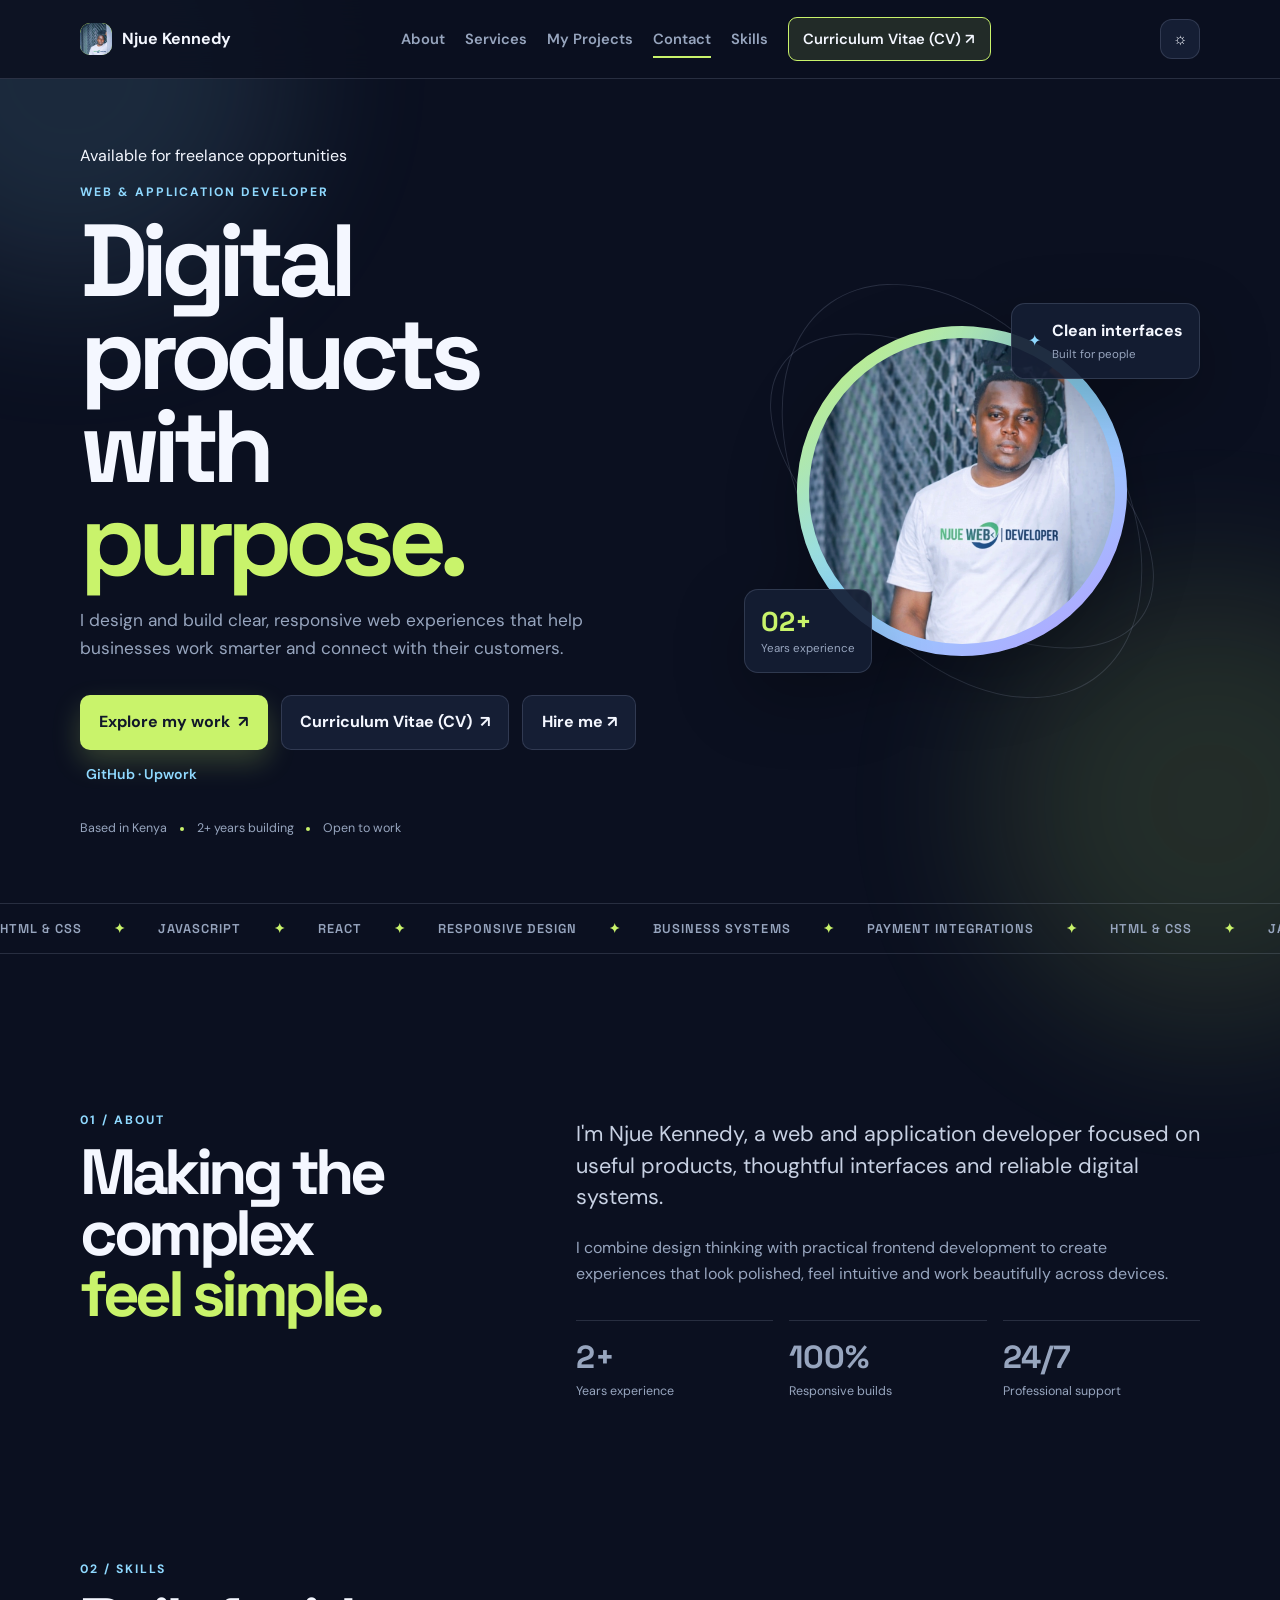
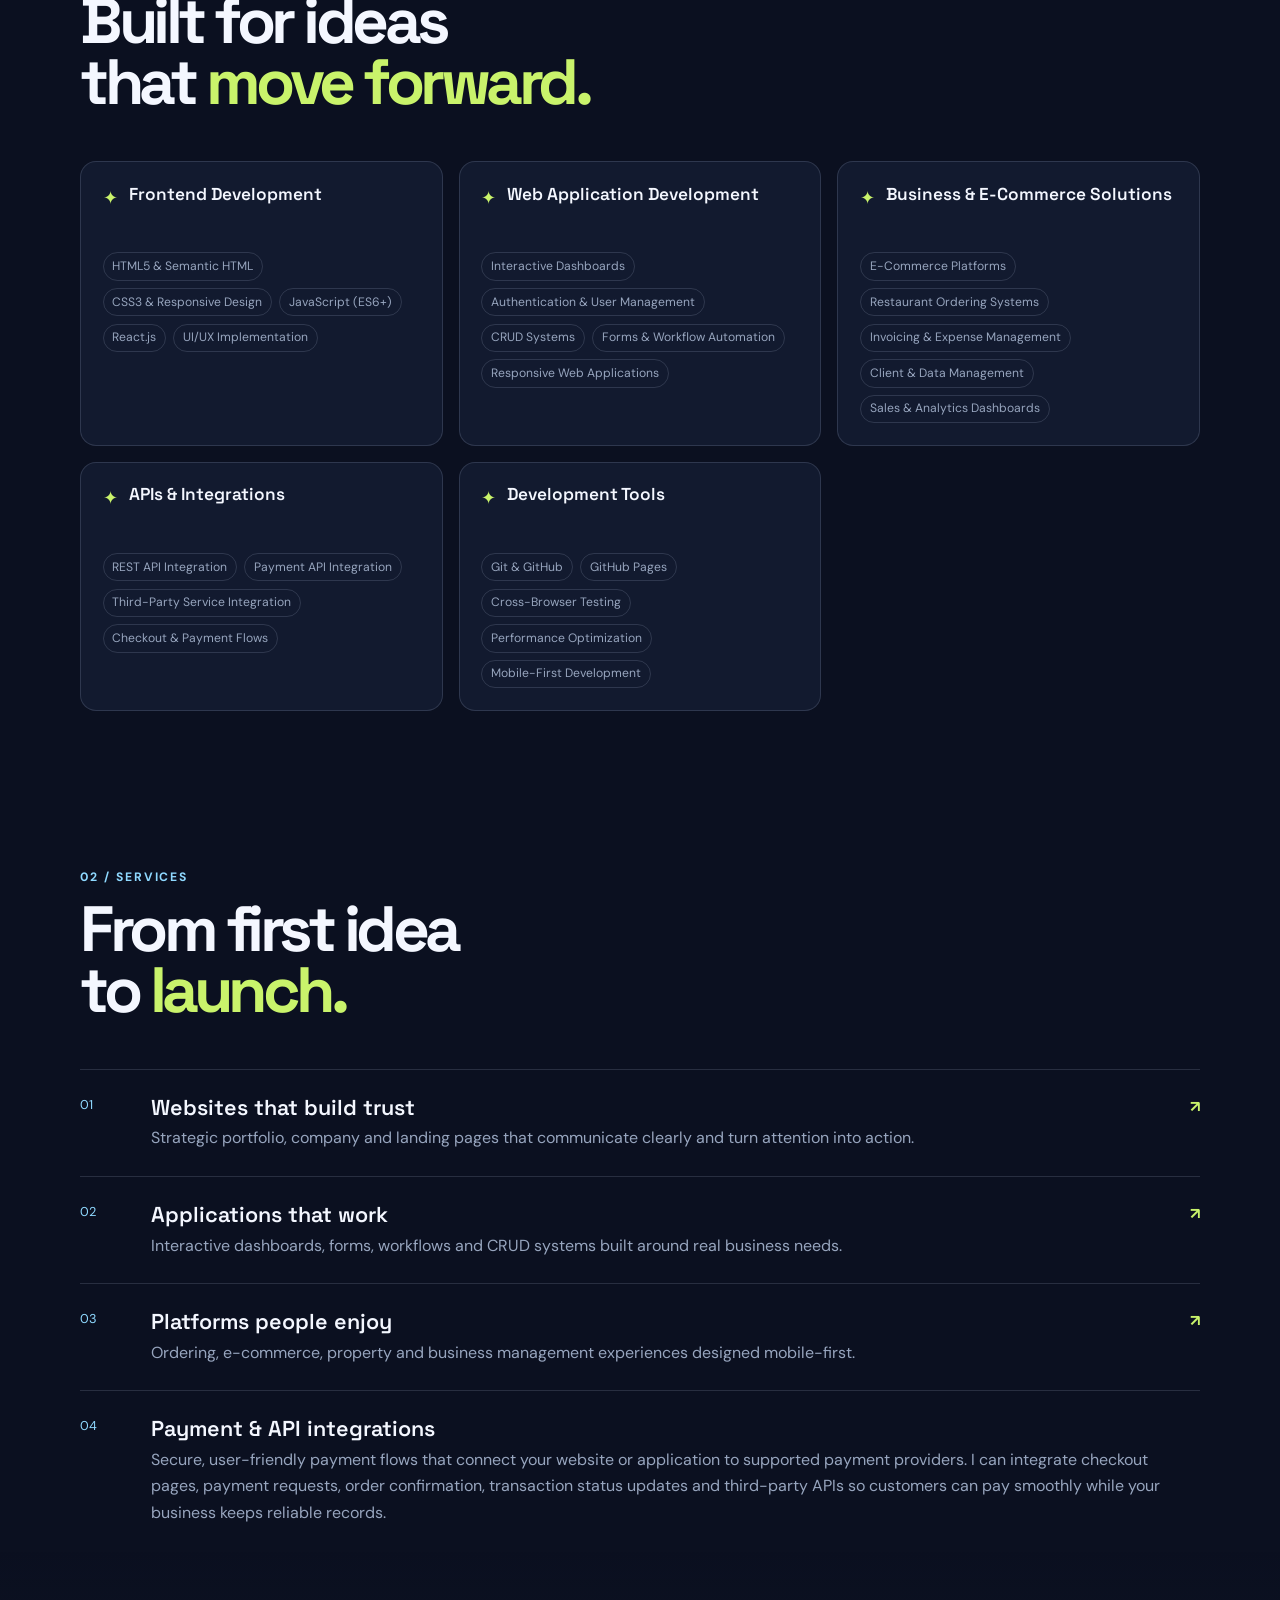
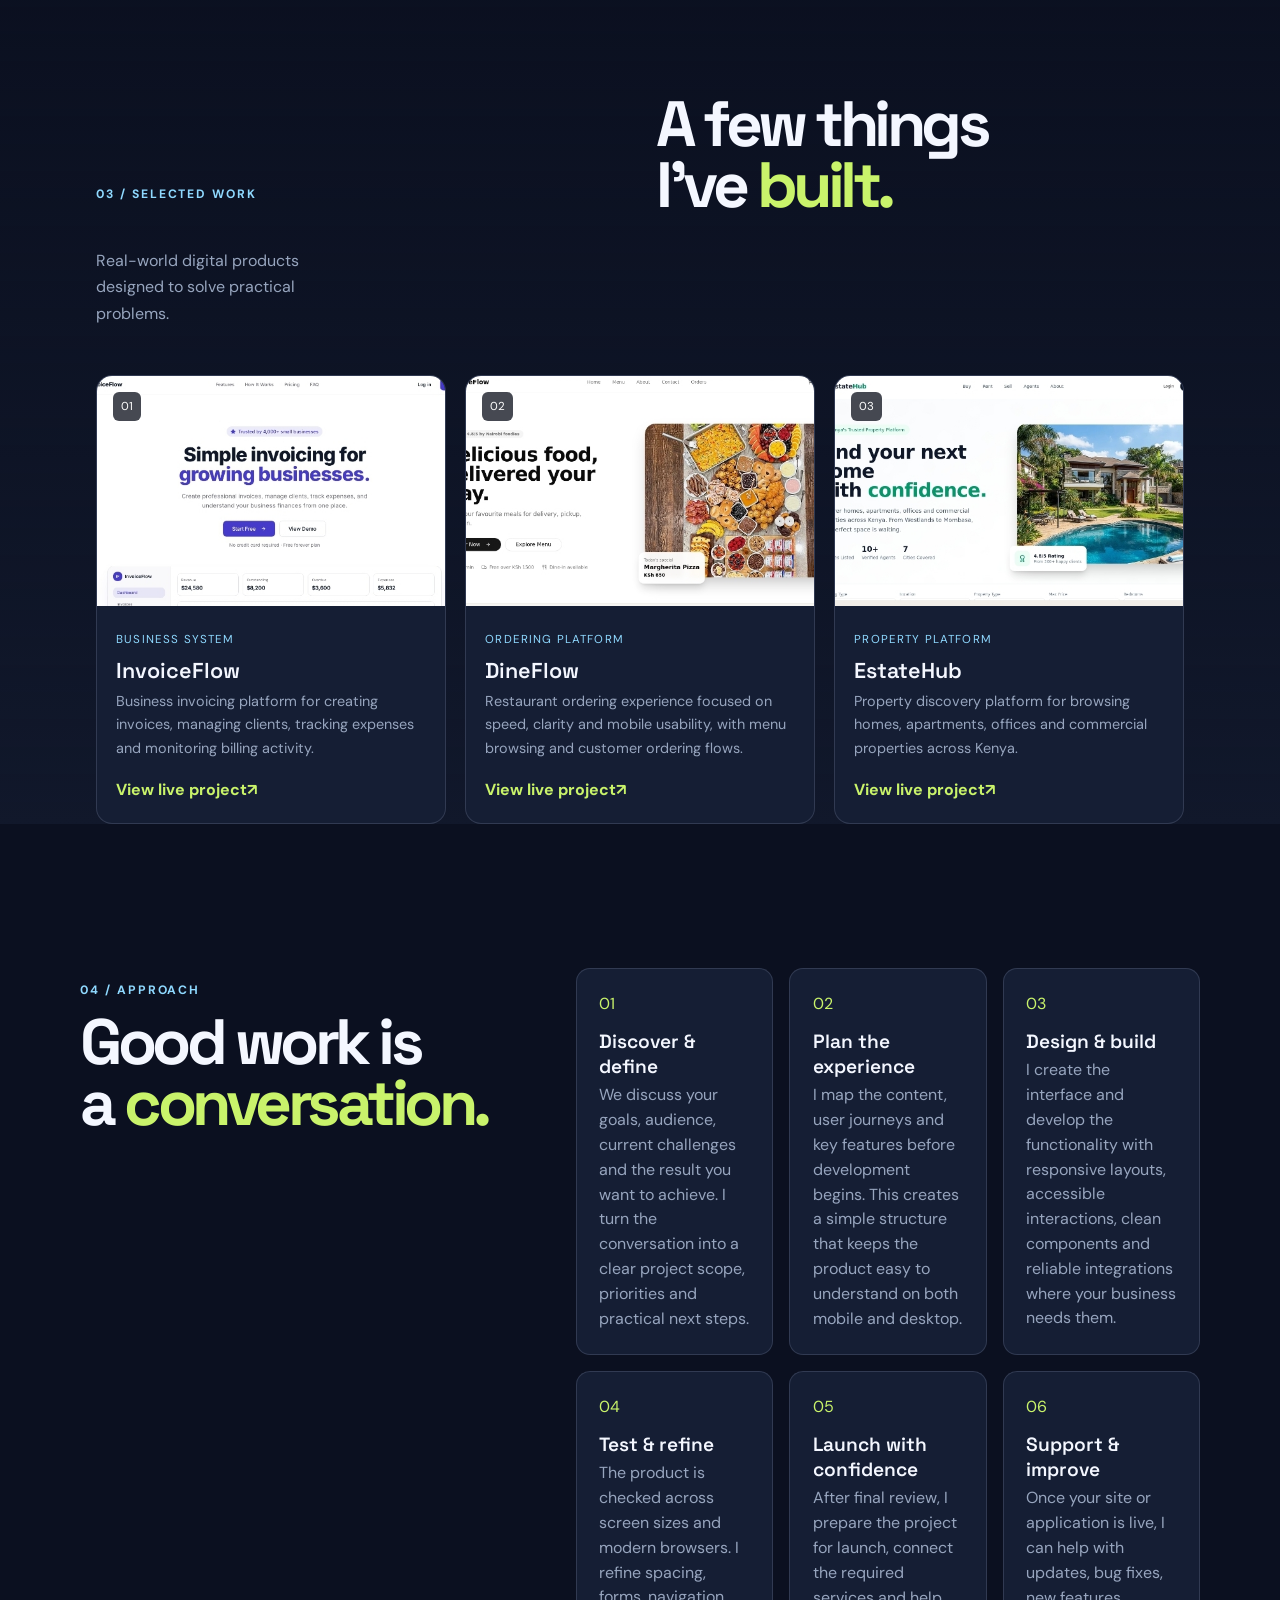
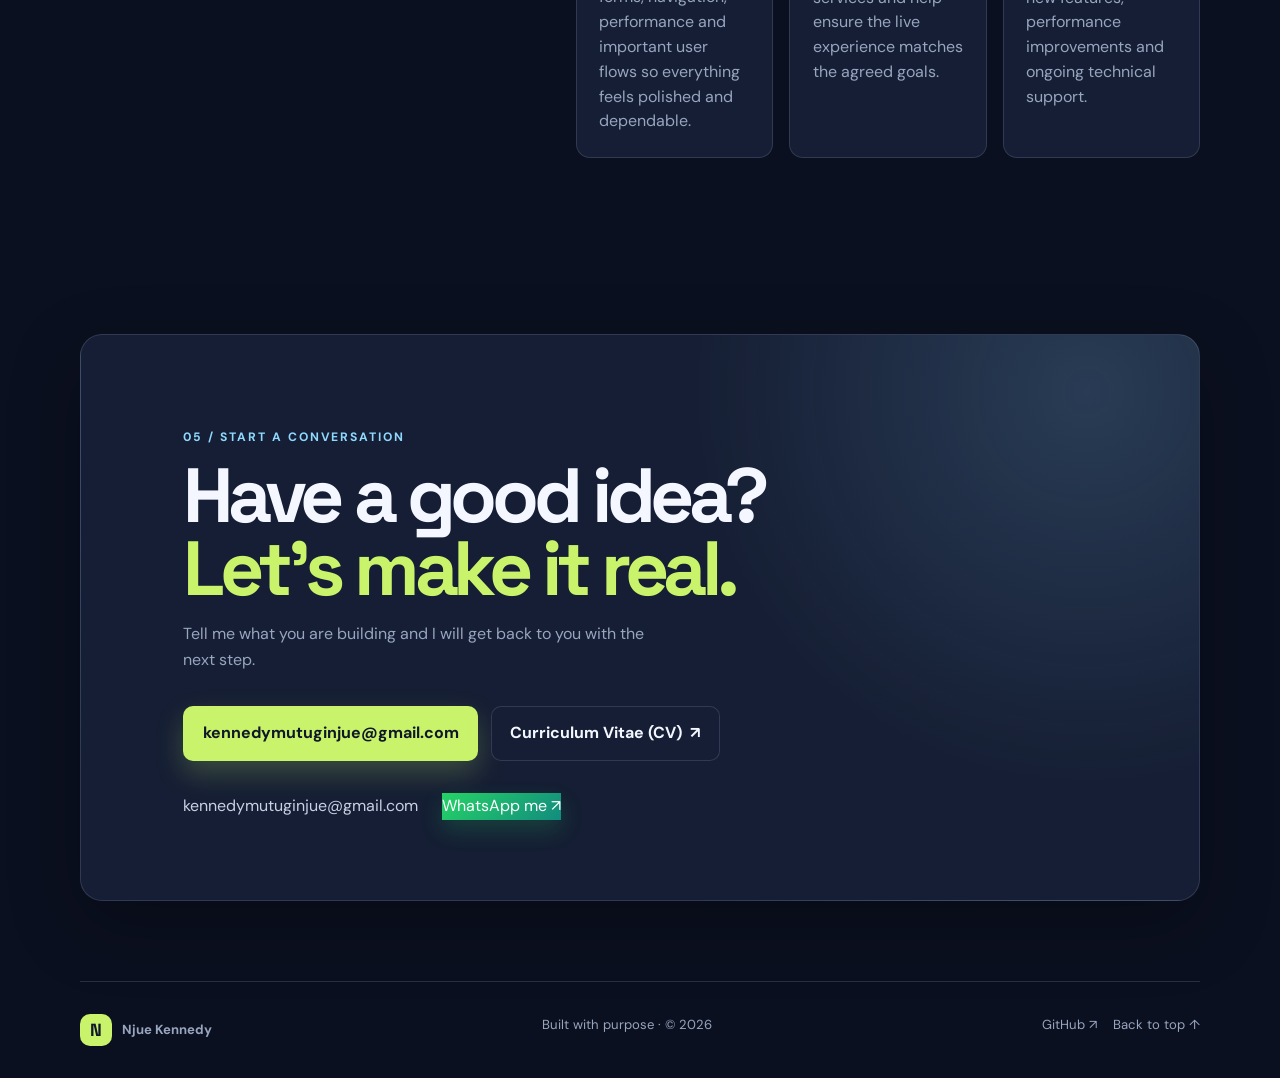
<file: index.html>
<!doctype html>
<html lang="en">
<head>
  <meta charset="UTF-8">
  <meta name="viewport" content="width=device-width, initial-scale=1.0">
  <meta name="description" content="Njue Kennedy is a web and application developer building useful digital products, business systems and polished web experiences.">
  <meta name="theme-color" content="#0b1020">
  <title>Njue Kennedy — Web & Application Developer</title>
  <link rel="icon" href="assets/favicon.svg" type="image/svg+xml">
  <link rel="preconnect" href="https://fonts.googleapis.com">
  <link rel="preconnect" href="https://fonts.gstatic.com" crossorigin>
  <link href="https://fonts.googleapis.com/css2?family=DM+Sans:wght@400;500;600;700&family=Space+Grotesk:wght@500;600;700&display=swap" rel="stylesheet">
  <link rel="stylesheet" href="styles.css">
</head>
<body>
  <div class="background-grid" aria-hidden="true"></div>
  <header class="site-header" id="home">
    <nav class="nav container" aria-label="Primary navigation">
      <a class="brand" href="#home"><span class="brand-mark">N</span><span>Njue <b>Kennedy</b></span></a>
      <div class="nav-actions">
        <button class="theme-toggle" type="button" aria-label="Switch to light theme">☼</button>
        <button class="menu-toggle" type="button" aria-expanded="false" aria-controls="nav-links" aria-label="Open navigation"><span></span><span></span><span></span></button>
      </div>
      <div class="nav-links" id="nav-links">
        <a href="#about">About</a><a href="#services">Services</a><a href="#projects">Work</a><a href="#contact">Contact</a>
        <a class="nav-cv" href="assets/Njue_Kennedy_Web_CV.pdf" download>Download CV <span>↓</span></a>
      </div>
    </nav>
  </header>

  <main>
    <section class="hero container">
      <div class="hero-content reveal">
        <div class="availability"><span></span> Available for freelance opportunities</div>
        <p class="kicker">WEB & APPLICATION DEVELOPER</p>
        <h1>Digital products<br>with <em>purpose.</em></h1>
        <p class="hero-lede">I design and build clear, responsive web experiences that help businesses work smarter and connect with their customers.</p>
        <div class="hero-actions"><a class="button button-primary" href="#projects">Explore my work <span>↗</span></a><a class="button button-ghost" href="assets/Njue_Kennedy_Web_CV.pdf" download>Get my CV <span>↓</span></a></div>
        <div class="hero-meta"><span>Based in Kenya</span><i></i><span>2+ years building</span><i></i><span>Open to work</span></div>
      </div>
      <div class="hero-art reveal" data-parallax="0.12">
        <div class="orbit orbit-one"></div><div class="orbit orbit-two"></div>
        <div class="portrait-frame"><img src="assets/file_0000000081e0722faa3d6a44e258e15b.png" alt="Portrait of Njue Kennedy"></div>
        <div class="floating-card card-top"><span class="card-icon">✦</span><div><b>Clean interfaces</b><small>Built for people</small></div></div>
        <div class="floating-card card-bottom"><strong>02+</strong><small>Years experience</small></div>
      </div>
    </section>

    <section class="ticker" aria-label="Technologies"><div class="ticker-track"><span>HTML & CSS</span><b>✦</b><span>JavaScript</span><b>✦</b><span>React</span><b>✦</b><span>Responsive design</span><b>✦</b><span>Business systems</span><b>✦</b><span>Payment integrations</span><b>✦</b><span>HTML & CSS</span><b>✦</b><span>JavaScript</span><b>✦</b><span>React</span></div></section>

    <section class="section container about" id="about">
      <div class="section-intro reveal"><p class="section-number">01 / ABOUT</p><h2>Making the complex<br><em>feel simple.</em></h2></div>
      <div class="about-copy reveal"><p class="lead">I'm Njue Kennedy, a web and application developer focused on useful products, thoughtful interfaces and reliable digital systems.</p><p>I combine design thinking with practical frontend development to create experiences that look polished, feel intuitive and work beautifully across devices.</p><div class="stat-row"><div><strong>2+</strong><span>Years experience</span></div><div><strong>100%</strong><span>Responsive builds</span></div><div><strong>24/7</strong><span>Professional support</span></div></div></div>
    </section>

    <section class="section container" id="services">
      <div class="section-intro reveal"><p class="section-number">02 / SERVICES</p><h2>From first idea<br>to <em>launch.</em></h2></div>
      <div class="service-list">
        <article class="service-item reveal"><span>01</span><div><h3>Websites that build trust</h3><p>Strategic portfolio, company and landing pages that communicate clearly and turn attention into action.</p></div><b>↗</b></article>
        <article class="service-item reveal"><span>02</span><div><h3>Applications that work</h3><p>Interactive dashboards, forms, workflows and CRUD systems built around real business needs.</p></div><b>↗</b></article>
        <article class="service-item reveal"><span>03</span><div><h3>Platforms people enjoy</h3><p>Ordering, e-commerce, property and business management experiences designed mobile-first.</p></div><b>↗</b></article>
      </div>
    </section>

    <section class="section work-section" id="projects">
      <div class="container"><div class="section-intro work-heading reveal"><p class="section-number">03 / SELECTED WORK</p><h2>A few things<br>I've <em>built.</em></h2><p>Real-world digital products designed to solve practical problems.</p></div>
        <div class="project-grid">
          <article class="project-card reveal"><div class="project-image"><img src="assets/Screenshot_20260922_021623_Chrome.jpg" alt="InvoiceFlow invoicing platform" loading="lazy"><span class="project-index">01</span></div><div class="project-info"><div><span class="project-type">Business system</span><h3>InvoiceFlow</h3></div><p>Business invoicing platform for creating invoices, managing clients, tracking expenses and monitoring billing activity.</p><a class="live-link" href="https://smart-invoice-flow-thick.base44.app/" target="_blank" rel="noopener noreferrer">View live project <span>↗</span></a></div></article>
          <article class="project-card reveal"><div class="project-image"><img src="assets/Screenshot_20260922_021600_Chrome.jpg" alt="DineFlow restaurant ordering platform" loading="lazy"><span class="project-index">02</span></div><div class="project-info"><div><span class="project-type">Ordering platform</span><h3>DineFlow</h3></div><p>Restaurant ordering experience focused on speed, clarity and mobile usability, with menu browsing and customer ordering flows.</p><a class="live-link" href="https://meek-dine-flow-go.base44.app/" target="_blank" rel="noopener noreferrer">View live project <span>↗</span></a></div></article>
          <article class="project-card reveal"><div class="project-image"><img src="assets/Screenshot_20260922_021528_Chrome.jpg" alt="EstateHub property platform" loading="lazy"><span class="project-index">03</span></div><div class="project-info"><div><span class="project-type">Property platform</span><h3>EstateHub</h3></div><p>Property discovery platform for browsing homes, apartments, offices and commercial properties across Kenya.</p><a class="live-link" href="https://estate-hub-kenya.base44.app/" target="_blank" rel="noopener noreferrer">View live project <span>↗</span></a></div></article>
        </div>
      </div>
    </section>

    <section class="section container process"><div class="section-intro reveal"><p class="section-number">04 / APPROACH</p><h2>Good work is<br>a <em>conversation.</em></h2></div><div class="process-grid"><div class="process-step reveal"><span>01</span><h3>Understand</h3><p>We clarify the goal, audience and problems worth solving.</p></div><div class="process-step reveal"><span>02</span><h3>Build</h3><p>I turn the direction into a clean, responsive product.</p></div><div class="process-step reveal"><span>03</span><h3>Refine</h3><p>We test, polish and prepare everything for launch.</p></div></div></section>

    <section class="section contact-section" id="contact"><div class="container contact-inner reveal"><p class="section-number">05 / START A CONVERSATION</p><h2>Have a good idea?<br><em>Let's make it real.</em></h2><p>Tell me what you are building and I will get back to you with the next step.</p><div class="contact-actions"><a class="button button-primary" href="mailto:kennedy.mutugin@gmail.com">Email me <span>↗</span></a><a class="button button-ghost" href="assets/Njue_Kennedy_Web_CV.pdf" download>Download CV <span>↓</span></a></div><div class="contact-details"><a href="mailto:kennedy.mutugin@gmail.com">kennedy.mutugin@gmail.com</a><a href="https://wa.me/254793553192" target="_blank" rel="noopener noreferrer">WhatsApp: +254 793 553 192</a></div></div></section>
  </main>
  <footer class="footer container"><a class="brand" href="#home"><span class="brand-mark">N</span><span>Njue <b>Kennedy</b></span></a><span>Built with purpose · © 2026</span><div><a href="https://github.com/kennedymutuginjue-png" target="_blank" rel="noopener noreferrer">GitHub ↗</a><a href="#home">Back to top ↑</a></div></footer>
  <script src="script.js"></script>
</body>
</html>
</file>
<file: styles.css>
:root {
  --bg: #0b1020;
  --bg-soft: #11182b;
  --surface: #151e34;
  --surface-2: #1b2740;
  --line: rgba(190, 205, 235, .16);
  --text: #f4f7ff;
  --muted: #97a5be;
  --soft: #c8d1e3;
  --lime: #c9f36b;
  --blue: #8fd9ff;
  --purple: #b99bff;
  --shadow: 0 24px 70px rgba(0, 0, 0, .28);
}

:root[data-theme="light"] {
  --bg: #f7f8fb;
  --bg-soft: #eef1f8;
  --surface: #fff;
  --surface-2: #e8edf6;
  --line: rgba(28, 42, 70, .15);
  --text: #172038;
  --muted: #5f6b83;
  --soft: #3e4a63;
  --lime: #83b82d;
  --blue: #1689c4;
  --purple: #7651cc;
  --shadow: 0 24px 70px rgba(49, 65, 100, .14);
}

* { box-sizing: border-box; }
html { scroll-behavior: smooth; }
body {
  margin: 0;
  background: var(--bg);
  color: var(--text);
  font: 400 16px/1.65 "DM Sans", sans-serif;
  overflow-x: hidden;
}
body::before, body::after { content: ""; position: fixed; z-index: -1; width: 35vw; height: 35vw; border-radius: 50%; filter: blur(80px); opacity: .13; pointer-events: none; }
body::before { top: -12vw; left: -12vw; background: var(--blue); }
body::after { right: -12vw; bottom: -10vw; background: var(--lime); }
img { display: block; max-width: 100%; }
a { color: inherit; text-decoration: none; }
button { font: inherit; }
.container { width: min(1120px, calc(100% - 2rem)); margin-inline: auto; }
.site-header { position: sticky; top: 0; z-index: 20; background: color-mix(in srgb, var(--bg) 84%, transparent); backdrop-filter: blur(18px); border-bottom: 1px solid var(--line); }
.nav { min-height: 78px; display: flex; align-items: center; justify-content: space-between; gap: 1rem; }
.brand { display: inline-flex; align-items: center; gap: .65rem; font-weight: 700; }
.brand b { font-weight: 700; }
.brand-mark { display: grid; place-items: center; width: 32px; height: 32px; border-radius: 10px; background: var(--lime); color: #101729; font: 700 1.1rem "Space Grotesk", sans-serif; }
.nav-actions { display: flex; align-items: center; gap: .6rem; order: 2; }
.theme-toggle, .menu-toggle { width: 40px; height: 40px; border: 1px solid var(--line); border-radius: 12px; background: var(--surface); color: var(--text); cursor: pointer; }
.menu-toggle { display: none; padding: 8px; }
.menu-toggle span { display: block; height: 2px; margin: 5px 0; background: var(--text); }
.nav-links { display: flex; align-items: center; gap: 1.5rem; order: 1; }
.nav-links a { color: var(--muted); transition: color .2s, transform .2s; }
.nav-links a:hover { color: var(--text); transform: translateY(-2px); }
.nav-cv { padding: .65rem .9rem; border: 1px solid var(--line); border-radius: 9px; color: var(--text) !important; }
.hero { min-height: calc(100vh - 78px); display: grid; grid-template-columns: 1.1fr .9fr; align-items: center; gap: 4rem; padding: 4rem 0; }
.kicker, .section-number { color: var(--blue); font-size: .76rem; font-weight: 700; letter-spacing: .16em; }
.hero h1 { max-width: 700px; margin: .7rem 0 1.2rem; font: 700 clamp(3.4rem, 8vw, 7rem)/.91 "Space Grotesk", sans-serif; letter-spacing: -.07em; }
.hero h1 em, .section-intro h2 em, .contact-inner h2 em { color: var(--lime); font-style: normal; }
.hero-lede { max-width: 560px; margin: 0; color: var(--muted); font-size: 1.08rem; }
.hero-actions, .contact-actions { display: flex; flex-wrap: wrap; gap: .8rem; margin-top: 2rem; }
.button { display: inline-flex; align-items: center; justify-content: center; gap: .5rem; padding: .85rem 1.15rem; border: 1px solid transparent; border-radius: 10px; font-weight: 700; transition: transform .2s, box-shadow .2s; }
.button:hover { transform: translateY(-3px); }
.button-primary, .primary { background: var(--lime); color: #101729; box-shadow: 0 12px 28px color-mix(in srgb, var(--lime) 22%, transparent); }
.button-ghost, .secondary, .whatsapp-button { border-color: var(--line); background: var(--surface); color: var(--text); }
.hero-meta { display: flex; flex-wrap: wrap; gap: .8rem; align-items: center; margin-top: 2rem; color: var(--muted); font-size: .78rem; }
.hero-meta i { width: 4px; height: 4px; border-radius: 50%; background: var(--lime); }
.hero-art { position: relative; min-height: 570px; display: grid; place-items: center; }
.portrait-frame { position: relative; z-index: 1; width: min(27vw, 330px); height: min(27vw, 330px); min-width: 230px; min-height: 230px; padding: 12px; border-radius: 50%; background: linear-gradient(135deg, var(--lime), var(--blue), var(--purple)); box-shadow: var(--shadow); transform: rotate(4deg); }
.portrait-frame img { width: 100%; height: 100%; border-radius: 50%; object-fit: cover; transform: rotate(-4deg); }
.orbit { position: absolute; border: 1px solid var(--line); border-radius: 50%; animation: spin 24s linear infinite; }
.orbit-one { width: 440px; height: 230px; transform: rotate(35deg); }
.orbit-two { width: 300px; height: 460px; transform: rotate(-35deg); animation-duration: 30s; }
@keyframes spin { to { transform: rotate(395deg); } }
.floating-card { position: absolute; z-index: 2; padding: .9rem 1rem; border: 1px solid var(--line); border-radius: 14px; background: color-mix(in srgb, var(--surface) 92%, transparent); box-shadow: var(--shadow); display: flex; align-items: center; gap: .7rem; }
.floating-card small { display: block; color: var(--muted); font-size: .72rem; }
.card-top { top: 17%; right: 0; } .card-bottom { bottom: 18%; left: 4%; display: block; }
.card-bottom strong { display: block; color: var(--lime); font: 700 1.7rem "Space Grotesk", sans-serif; }
.card-icon { color: var(--blue); }
.ticker { border-block: 1px solid var(--line); overflow: hidden; }
.ticker-track { display: flex; justify-content: space-around; gap: 2rem; min-width: max-content; padding: 1rem 0; color: var(--muted); text-transform: uppercase; font: 600 .8rem "Space Grotesk", sans-serif; letter-spacing: .08em; }
.ticker b { color: var(--lime); }
.section { padding-top: 9rem; }
.section-intro h2 { margin: 0; font: 700 clamp(2.4rem, 5vw, 4.8rem)/.95 "Space Grotesk", sans-serif; letter-spacing: -.07em; }
.about, .process { display: grid; grid-template-columns: .8fr 1.2fr; gap: 5rem; }
.about-copy { max-width: 650px; color: var(--muted); }
.about-copy .lead { color: var(--soft); font-size: 1.35rem; line-height: 1.45; }
.stat-row { display: grid; grid-template-columns: repeat(3, 1fr); gap: 1rem; margin-top: 2rem; }
.stat-row div { padding-top: 1rem; border-top: 1px solid var(--line); }
.stat-row strong { display: block; font: 700 2rem "Space Grotesk", sans-serif; }
.stat-row span { color: var(--muted); font-size: .78rem; }
.service-list { margin-top: 3rem; }
.service-item { display: grid; grid-template-columns: 55px 1fr auto; gap: 1rem; align-items: start; padding: 1.5rem 0; border-top: 1px solid var(--line); transition: padding .2s, background .2s; }
.service-item:hover { padding-inline: 1rem; background: var(--surface); }
.service-item > span { color: var(--blue); font-size: .8rem; }
.service-item h3 { margin: 0; font: 600 1.35rem "Space Grotesk", sans-serif; }
.service-item p { margin: .3rem 0 0; color: var(--muted); }
.service-item b { color: var(--lime); }
.work-section { padding-inline: max(1rem, calc((100% - 1120px) / 2)); background: linear-gradient(180deg, transparent, var(--bg-soft)); }
.work-heading { display: grid; grid-template-columns: 1fr 1fr; align-items: end; gap: 2rem; }
.work-heading > p:last-child { max-width: 260px; margin: 0; color: var(--muted); }
.project-grid { display: grid; grid-template-columns: repeat(3, 1fr); gap: 1.2rem; margin-top: 3rem; }
.project-card { overflow: hidden; border: 1px solid var(--line); border-radius: 16px; background: var(--surface); transition: transform .25s, box-shadow .25s; }
.project-card:hover { transform: translateY(-7px); box-shadow: var(--shadow); }
.project-image { position: relative; height: 230px; overflow: hidden; background: var(--surface-2); }
.project-image img { width: 100%; height: 100%; object-fit: cover; transition: transform .4s; }
.project-card:hover .project-image img { transform: scale(1.06); }
.project-index { position: absolute; top: 1rem; left: 1rem; padding: .3rem .5rem; border-radius: 6px; background: rgba(8, 12, 25, .75); color: #fff; font-size: .72rem; }
.project-info { padding: 1.2rem; } .project-type { color: var(--blue); font-size: .72rem; text-transform: uppercase; letter-spacing: .1em; } .project-info h3 { margin: .35rem 0; font: 600 1.35rem "Space Grotesk", sans-serif; } .project-info p { min-height: 70px; margin: 0; color: var(--muted); font-size: .9rem; }
.live-link { display: inline-flex; margin-top: 1rem; color: var(--lime); font-weight: 700; }
.process { padding-bottom: 2rem; } .process-grid { display: grid; grid-template-columns: repeat(3, 1fr); gap: 1rem; } .process-step { padding: 1.4rem; border: 1px solid var(--line); border-radius: 14px; background: var(--surface); } .process-step span { color: var(--lime); } .process-step h3 { margin: .7rem 0 .3rem; font: 600 1.2rem "Space Grotesk", sans-serif; } .process-step p { margin: 0; color: var(--muted); }
.contact-section { padding-bottom: 5rem; } .contact-inner { padding: 5rem 8%; border: 1px solid var(--line); border-radius: 22px; background: radial-gradient(circle at 90% 10%, color-mix(in srgb, var(--blue) 16%, transparent), transparent 35%), var(--surface); box-shadow: var(--shadow); } .contact-inner h2 { margin: 0; font: 700 clamp(2.8rem, 6vw, 5.8rem)/.95 "Space Grotesk", sans-serif; letter-spacing: -.07em; } .contact-inner > p:not(.section-number) { max-width: 480px; color: var(--muted); } .contact-details { display: flex; flex-wrap: wrap; gap: 1.5rem; margin-top: 2rem; color: var(--soft); }
.footer { display: flex; justify-content: space-between; gap: 1rem; padding: 2rem 0; border-top: 1px solid var(--line); color: var(--muted); font-size: .82rem; } .footer > div { display: flex; gap: 1rem; } .footer a:hover { color: var(--text); }
.reveal { opacity: 0; transform: translateY(24px); transition: opacity .7s ease, transform .7s ease; } .reveal.visible { opacity: 1; transform: none; }
@media (max-width: 850px) { .hero { grid-template-columns: 1fr; gap: 1rem; } .hero-art { min-height: 410px; } .portrait-frame { width: 270px; height: 270px; } .about, .process { grid-template-columns: 1fr; gap: 2rem; } .project-grid { grid-template-columns: 1fr 1fr; } .work-heading { grid-template-columns: 1fr; } .process-grid { grid-template-columns: 1fr; } }
@media (max-width: 650px) { .nav { min-height: 68px; } .menu-toggle { display: block; } .nav-links { position: absolute; top: 74px; left: 1rem; right: 1rem; display: none; flex-direction: column; align-items: stretch; gap: .2rem; padding: 1rem; border: 1px solid var(--line); border-radius: 14px; background: var(--surface); box-shadow: var(--shadow); } .nav-links.open { display: flex; } .hero { min-height: auto; padding: 4rem 0 2rem; } .hero h1 { font-size: clamp(3rem, 16vw, 5rem); } .hero-art { min-height: 350px; } .orbit-one { width: 300px; height: 170px; } .orbit-two { width: 220px; height: 340px; } .card-top { right: 0; top: 10%; } .card-bottom { left: 0; bottom: 8%; } .project-grid { grid-template-columns: 1fr; } .work-section { padding-inline: 1rem; } .section { padding-top: 6rem; } .stat-row { grid-template-columns: 1fr 1fr 1fr; gap: .5rem; } .stat-row strong { font-size: 1.5rem; } .contact-inner { padding: 3rem 1.5rem; } .footer { flex-direction: column; } }
@media (prefers-reduced-motion: reduce) { *, *::before, *::after { scroll-behavior: auto !important; animation: none !important; transition: none !important; } .reveal { opacity: 1; transform: none; } }
</file>
